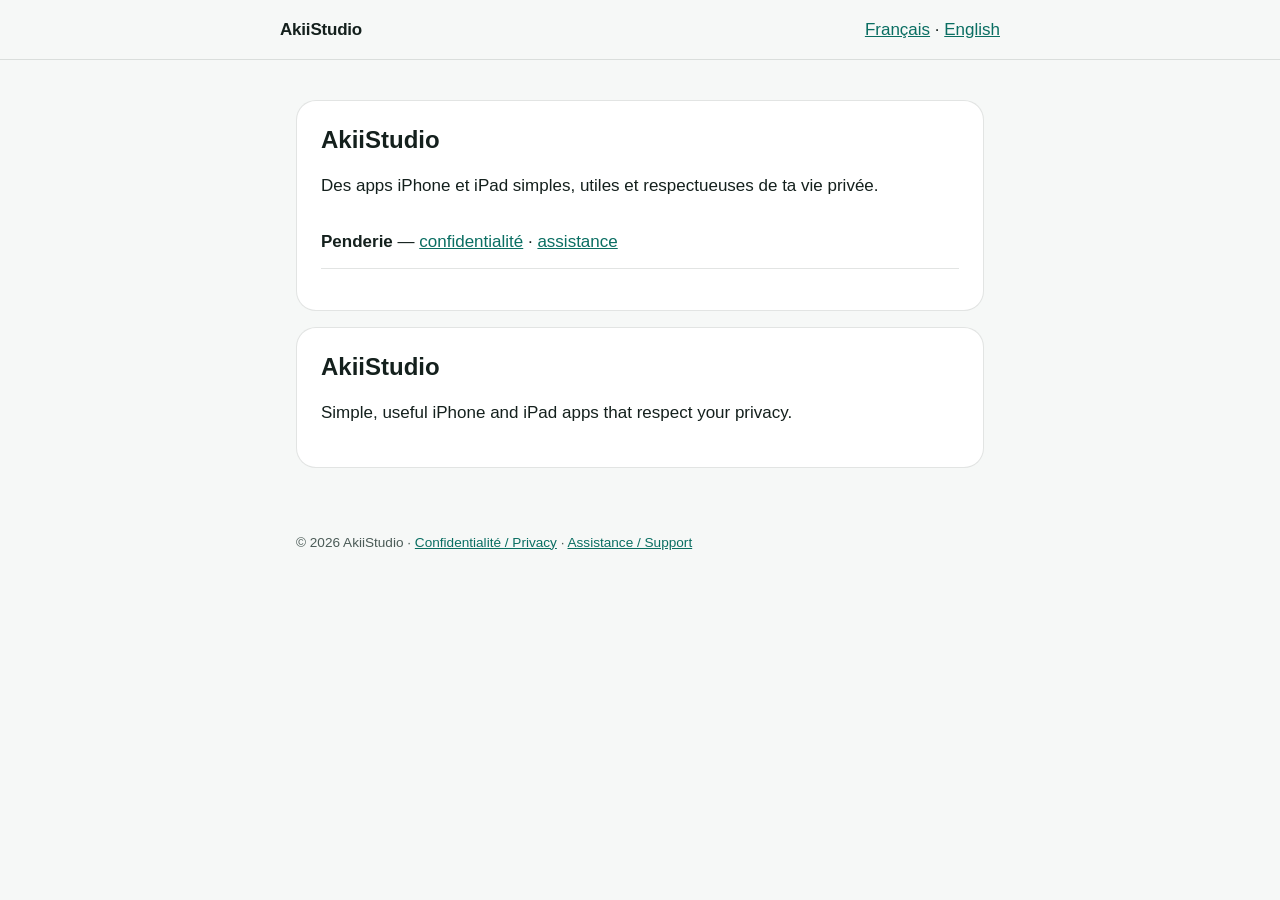
<file: index.html>
<!doctype html>
<html lang="fr">
<head>
<meta charset="utf-8">
<meta name="viewport" content="width=device-width, initial-scale=1">
<meta name="color-scheme" content="light dark">
<title>AkiiStudio</title>
<link rel="stylesheet" href="styles.css">
</head>
<body>
<header class="top"><a class="brand" href="">AkiiStudio</a><nav><a href="#fr">Français</a> · <a href="#en">English</a></nav></header>
<main>
<section id="fr" lang="fr"><h1>AkiiStudio</h1><p>Des apps iPhone et iPad simples, utiles et respectueuses de ta vie privée.</p>
<ul class="apps"><li><strong>Penderie</strong> — <a href="apps/penderie/privacy/">confidentialité</a> · <a href="apps/penderie/support/">assistance</a></li></ul></section>
<section id="en" lang="en"><h1>AkiiStudio</h1><p>Simple, useful iPhone and iPad apps that respect your privacy.</p></section>
</main>
<footer>© 2026 AkiiStudio · <a href="privacy/">Confidentialité / Privacy</a> · <a href="support/">Assistance / Support</a></footer>
</body>
</html>
</file>
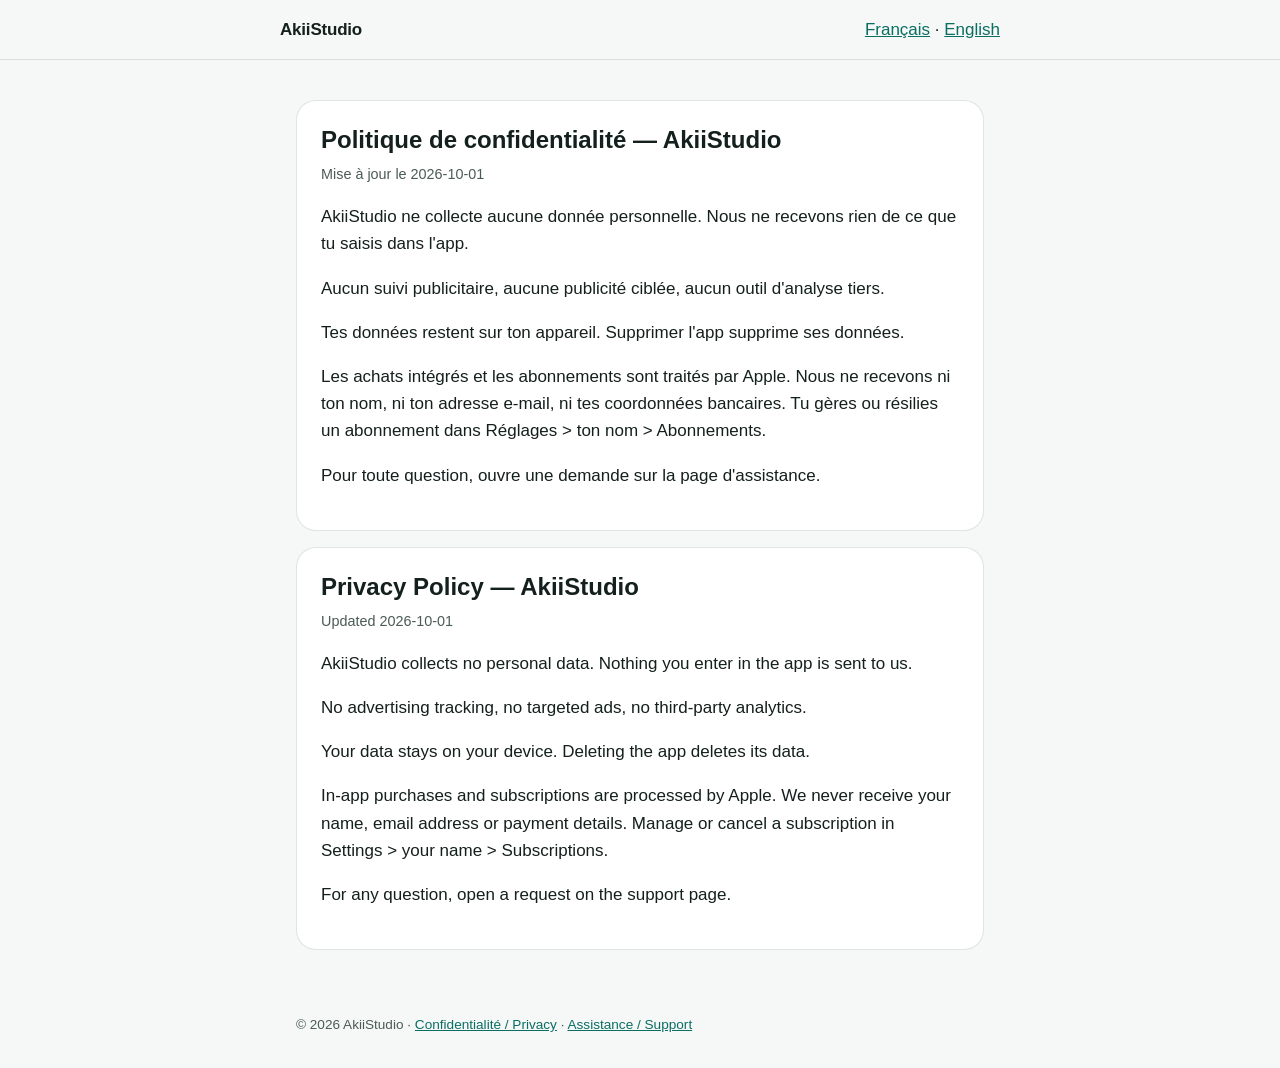
<file: privacy/index.html>
<!doctype html>
<html lang="fr">
<head>
<meta charset="utf-8">
<meta name="viewport" content="width=device-width, initial-scale=1">
<meta name="color-scheme" content="light dark">
<title>Confidentialité · AkiiStudio</title>
<link rel="stylesheet" href="../styles.css">
</head>
<body>
<header class="top"><a class="brand" href="../">AkiiStudio</a><nav><a href="#fr">Français</a> · <a href="#en">English</a></nav></header>
<main>
<section id="fr" lang="fr"><h1>Politique de confidentialité — AkiiStudio</h1><p class="meta">Mise à jour le 2026-10-01</p><p>AkiiStudio ne collecte aucune donnée personnelle. Nous ne recevons rien de ce que tu saisis dans l'app.</p><p>Aucun suivi publicitaire, aucune publicité ciblée, aucun outil d'analyse tiers.</p><p>Tes données restent sur ton appareil. Supprimer l'app supprime ses données.</p><p>Les achats intégrés et les abonnements sont traités par Apple. Nous ne recevons ni ton nom, ni ton adresse e-mail, ni tes coordonnées bancaires. Tu gères ou résilies un abonnement dans Réglages > ton nom > Abonnements.</p><p>Pour toute question, ouvre une demande sur la page d'assistance.</p></section>
<section id="en" lang="en"><h1>Privacy Policy — AkiiStudio</h1><p class="meta">Updated 2026-10-01</p><p>AkiiStudio collects no personal data. Nothing you enter in the app is sent to us.</p><p>No advertising tracking, no targeted ads, no third-party analytics.</p><p>Your data stays on your device. Deleting the app deletes its data.</p><p>In-app purchases and subscriptions are processed by Apple. We never receive your name, email address or payment details. Manage or cancel a subscription in Settings > your name > Subscriptions.</p><p>For any question, open a request on the support page.</p></section>
</main>
<footer>© 2026 AkiiStudio · <a href="../privacy/">Confidentialité / Privacy</a> · <a href="../support/">Assistance / Support</a></footer>
</body>
</html>
</file>
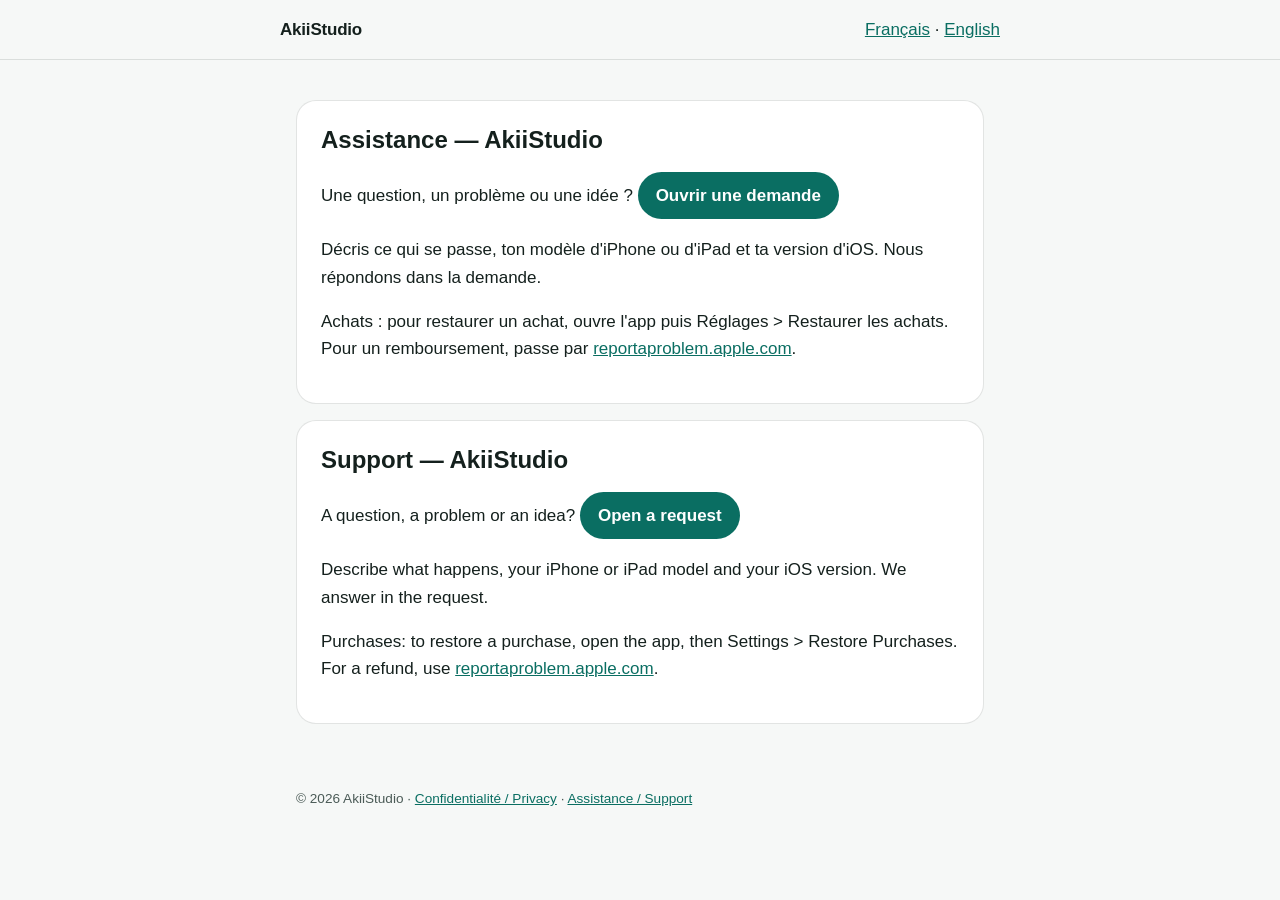
<file: support/index.html>
<!doctype html>
<html lang="fr">
<head>
<meta charset="utf-8">
<meta name="viewport" content="width=device-width, initial-scale=1">
<meta name="color-scheme" content="light dark">
<title>Assistance · AkiiStudio</title>
<link rel="stylesheet" href="../styles.css">
</head>
<body>
<header class="top"><a class="brand" href="../">AkiiStudio</a><nav><a href="#fr">Français</a> · <a href="#en">English</a></nav></header>
<main>
<section id="fr" lang="fr"><h1>Assistance — AkiiStudio</h1>
<p>Une question, un problème ou une idée ? <a class="button" href="https://github.com/akiistudio/akiistudio.github.io/issues/new?title=%5BAkiiStudio%5D%20">Ouvrir une demande</a></p>
<p>Décris ce qui se passe, ton modèle d'iPhone ou d'iPad et ta version d'iOS. Nous répondons dans la demande.</p>
<p>Achats : pour restaurer un achat, ouvre l'app puis Réglages > Restaurer les achats. Pour un remboursement, passe par <a href="https://reportaproblem.apple.com">reportaproblem.apple.com</a>.</p></section>
<section id="en" lang="en"><h1>Support — AkiiStudio</h1>
<p>A question, a problem or an idea? <a class="button" href="https://github.com/akiistudio/akiistudio.github.io/issues/new?title=%5BAkiiStudio%5D%20">Open a request</a></p>
<p>Describe what happens, your iPhone or iPad model and your iOS version. We answer in the request.</p>
<p>Purchases: to restore a purchase, open the app, then Settings > Restore Purchases. For a refund, use <a href="https://reportaproblem.apple.com">reportaproblem.apple.com</a>.</p></section>
</main>
<footer>© 2026 AkiiStudio · <a href="../privacy/">Confidentialité / Privacy</a> · <a href="../support/">Assistance / Support</a></footer>
</body>
</html>
</file>
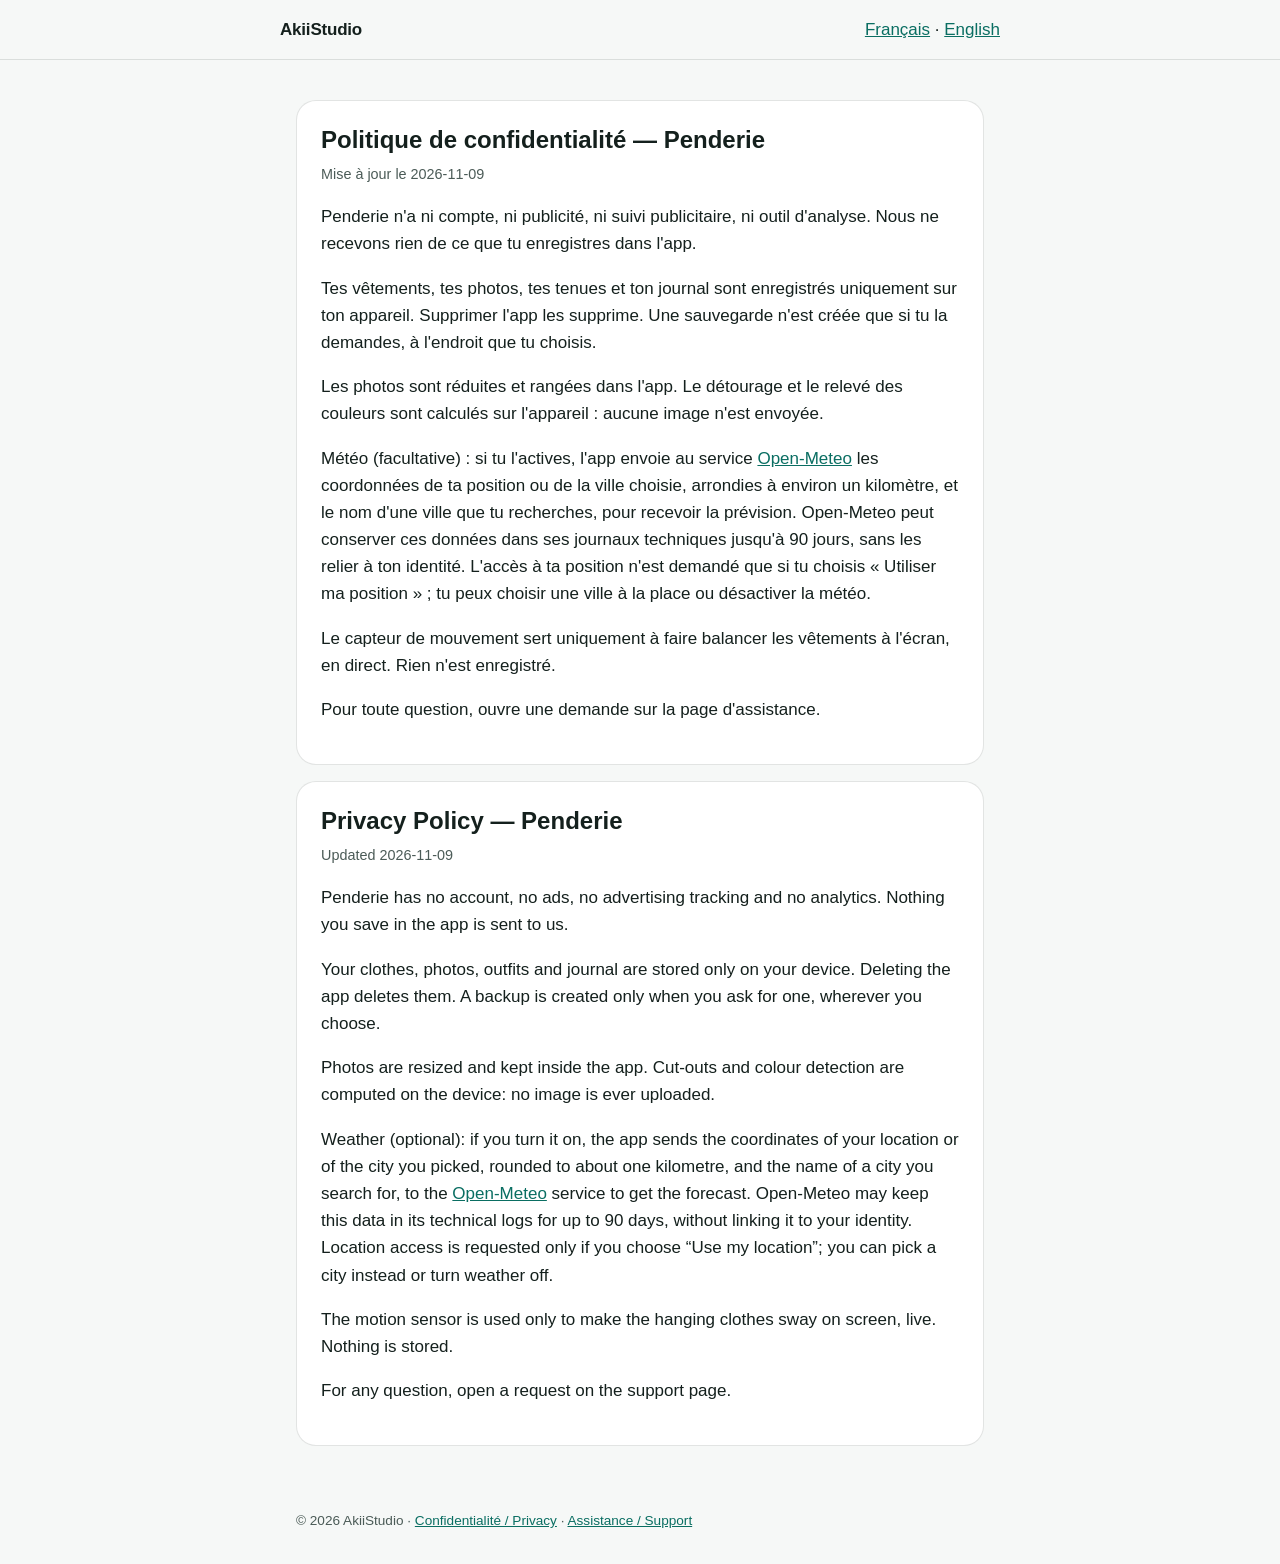
<file: apps/penderie/privacy/index.html>
<!doctype html>
<html lang="fr">
<head>
<meta charset="utf-8">
<meta name="viewport" content="width=device-width, initial-scale=1">
<meta name="color-scheme" content="light dark">
<title>Confidentialité — Penderie · AkiiStudio</title>
<link rel="stylesheet" href="../../../styles.css">
</head>
<body>
<header class="top"><a class="brand" href="../../../">AkiiStudio</a><nav><a href="#fr">Français</a> · <a href="#en">English</a></nav></header>
<main>
<section id="fr" lang="fr"><h1>Politique de confidentialité — Penderie</h1><p class="meta">Mise à jour le 2026-11-09</p><p>Penderie n'a ni compte, ni publicité, ni suivi publicitaire, ni outil d'analyse. Nous ne recevons rien de ce que tu enregistres dans l'app.</p><p>Tes vêtements, tes photos, tes tenues et ton journal sont enregistrés uniquement sur ton appareil. Supprimer l'app les supprime. Une sauvegarde n'est créée que si tu la demandes, à l'endroit que tu choisis.</p><p>Les photos sont réduites et rangées dans l'app. Le détourage et le relevé des couleurs sont calculés sur l'appareil : aucune image n'est envoyée.</p><p>Météo (facultative) : si tu l'actives, l'app envoie au service <a href="https://open-meteo.com/">Open-Meteo</a> les coordonnées de ta position ou de la ville choisie, arrondies à environ un kilomètre, et le nom d'une ville que tu recherches, pour recevoir la prévision. Open-Meteo peut conserver ces données dans ses journaux techniques jusqu'à 90 jours, sans les relier à ton identité. L'accès à ta position n'est demandé que si tu choisis « Utiliser ma position » ; tu peux choisir une ville à la place ou désactiver la météo.</p><p>Le capteur de mouvement sert uniquement à faire balancer les vêtements à l'écran, en direct. Rien n'est enregistré.</p><p>Pour toute question, ouvre une demande sur la page d'assistance.</p></section>
<section id="en" lang="en"><h1>Privacy Policy — Penderie</h1><p class="meta">Updated 2026-11-09</p><p>Penderie has no account, no ads, no advertising tracking and no analytics. Nothing you save in the app is sent to us.</p><p>Your clothes, photos, outfits and journal are stored only on your device. Deleting the app deletes them. A backup is created only when you ask for one, wherever you choose.</p><p>Photos are resized and kept inside the app. Cut-outs and colour detection are computed on the device: no image is ever uploaded.</p><p>Weather (optional): if you turn it on, the app sends the coordinates of your location or of the city you picked, rounded to about one kilometre, and the name of a city you search for, to the <a href="https://open-meteo.com/">Open-Meteo</a> service to get the forecast. Open-Meteo may keep this data in its technical logs for up to 90 days, without linking it to your identity. Location access is requested only if you choose “Use my location”; you can pick a city instead or turn weather off.</p><p>The motion sensor is used only to make the hanging clothes sway on screen, live. Nothing is stored.</p><p>For any question, open a request on the support page.</p></section>
</main>
<footer>© 2026 AkiiStudio · <a href="../../../privacy/">Confidentialité / Privacy</a> · <a href="../../../support/">Assistance / Support</a></footer>
</body>
</html>
</file>
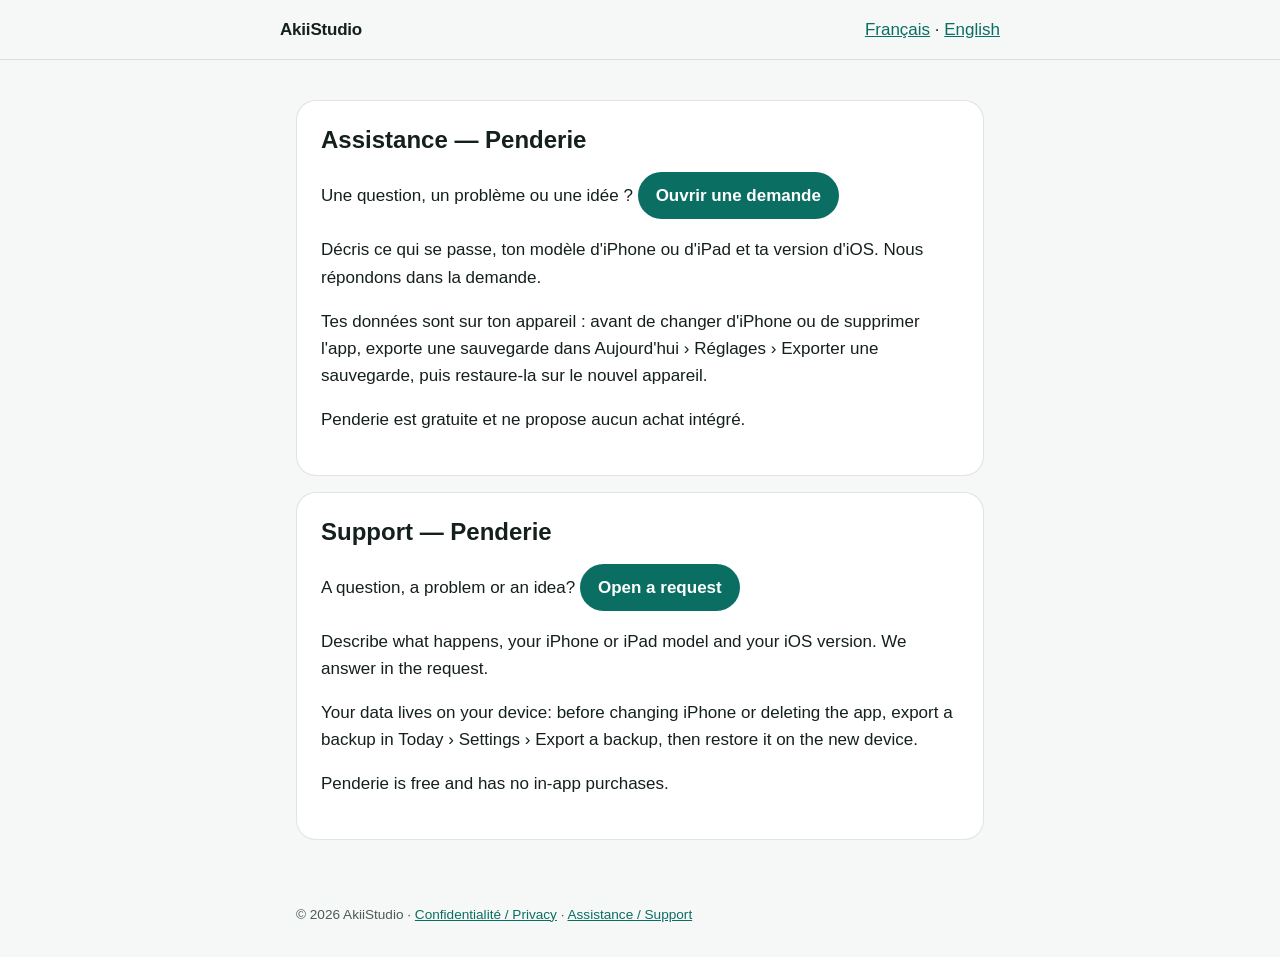
<file: apps/penderie/support/index.html>
<!doctype html>
<html lang="fr">
<head>
<meta charset="utf-8">
<meta name="viewport" content="width=device-width, initial-scale=1">
<meta name="color-scheme" content="light dark">
<title>Assistance — Penderie · AkiiStudio</title>
<link rel="stylesheet" href="../../../styles.css">
</head>
<body>
<header class="top"><a class="brand" href="../../../">AkiiStudio</a><nav><a href="#fr">Français</a> · <a href="#en">English</a></nav></header>
<main>
<section id="fr" lang="fr"><h1>Assistance — Penderie</h1>
<p>Une question, un problème ou une idée ? <a class="button" href="https://github.com/akiistudio/akiistudio.github.io/issues/new?title=%5BPenderie%5D%20">Ouvrir une demande</a></p>
<p>Décris ce qui se passe, ton modèle d'iPhone ou d'iPad et ta version d'iOS. Nous répondons dans la demande.</p>
<p>Tes données sont sur ton appareil : avant de changer d'iPhone ou de supprimer l'app, exporte une sauvegarde dans Aujourd'hui › Réglages › Exporter une sauvegarde, puis restaure-la sur le nouvel appareil.</p>
<p>Penderie est gratuite et ne propose aucun achat intégré.</p></section>
<section id="en" lang="en"><h1>Support — Penderie</h1>
<p>A question, a problem or an idea? <a class="button" href="https://github.com/akiistudio/akiistudio.github.io/issues/new?title=%5BPenderie%5D%20">Open a request</a></p>
<p>Describe what happens, your iPhone or iPad model and your iOS version. We answer in the request.</p>
<p>Your data lives on your device: before changing iPhone or deleting the app, export a backup in Today › Settings › Export a backup, then restore it on the new device.</p>
<p>Penderie is free and has no in-app purchases.</p></section>
</main>
<footer>© 2026 AkiiStudio · <a href="../../../privacy/">Confidentialité / Privacy</a> · <a href="../../../support/">Assistance / Support</a></footer>
</body>
</html>
</file>
<file: styles.css>
:root{color-scheme:light dark;--bg:#f6f8f7;--fg:#14201d;--muted:#4b5b57;--accent:#0a6e62;--card:#fff;--line:rgba(20,32,29,.12)}
@media (prefers-color-scheme:dark){:root{--bg:#0b1513;--fg:#e8f3ec;--muted:#a9bab5;--accent:#3fd3be;--card:#12201d;--line:rgba(232,243,236,.14)}}
*{box-sizing:border-box}body{margin:0;background:var(--bg);color:var(--fg);font:17px/1.6 -apple-system,BlinkMacSystemFont,"SF Pro Text","Helvetica Neue",sans-serif}
a{color:var(--accent)}.top{display:flex;justify-content:space-between;align-items:center;gap:16px;padding:16px max(16px,calc(50% - 360px));border-bottom:1px solid var(--line)}
.brand{font-weight:700;text-decoration:none;color:var(--fg);letter-spacing:-.2px}main{max-width:720px;margin:0 auto;padding:24px 16px 48px}
section{background:var(--card);border:1px solid var(--line);border-radius:20px;padding:24px;margin:16px 0}h1{font-size:1.5rem;line-height:1.25;margin:0 0 8px}
.meta{color:var(--muted);font-size:.9rem;margin-top:0}.button{display:inline-block;background:var(--accent);color:#fff;padding:10px 18px;border-radius:999px;text-decoration:none;font-weight:600}
@media (prefers-color-scheme:dark){.button{color:#0b1513}}ul.apps{list-style:none;padding:0}ul.apps li{padding:12px 0;border-bottom:1px solid var(--line)}
footer{max-width:720px;margin:0 auto;padding:0 16px 32px;color:var(--muted);font-size:.85rem}
</file>
